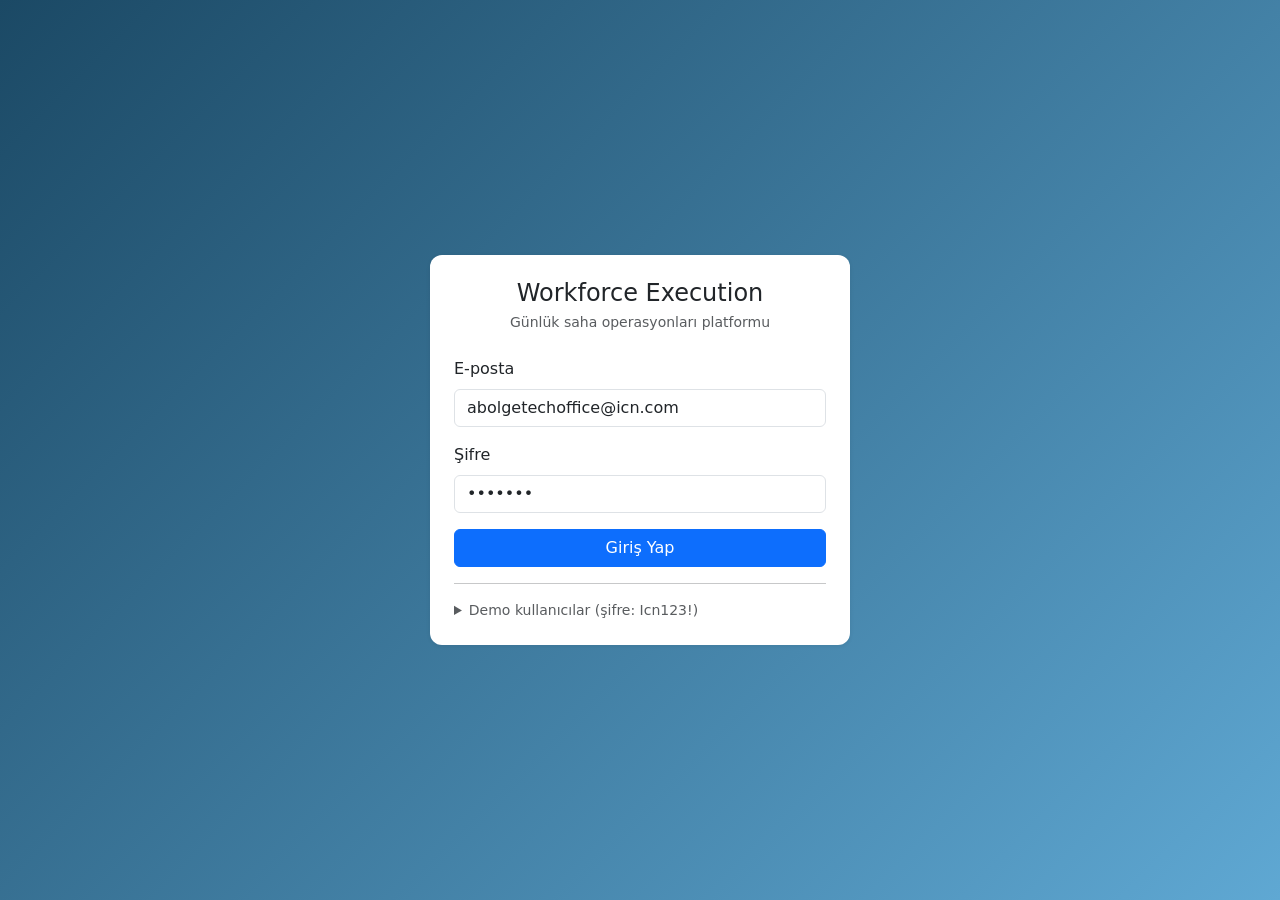
<file: Presentation/WorkforceExecution.WebApi/wwwroot/index.html>
<!DOCTYPE html>
<html lang="tr">
<head>
  <meta charset="UTF-8">
  <meta name="viewport" content="width=device-width, initial-scale=1">
  <title>Workforce Execution | Giriş</title>
  <link href="https://cdn.jsdelivr.net/npm/bootstrap@5.3.3/dist/css/bootstrap.min.css" rel="stylesheet">
  <link href="css/site.css" rel="stylesheet">
</head>
<body>
  <div class="login-bg">
    <div class="card p-4" style="width: 420px;">
      <h4 class="text-center mb-1">Workforce Execution</h4>
      <p class="text-center text-muted small mb-4">Günlük saha operasyonları platformu</p>
      <div id="error" class="alert alert-danger d-none"></div>
      <form id="loginForm">
        <div class="mb-3">
          <label class="form-label">E-posta</label>
          <input type="email" id="email" class="form-control" required value="abolgetechoffice@icn.com">
        </div>
        <div class="mb-3">
          <label class="form-label">Şifre</label>
          <input type="password" id="password" class="form-control" required value="Icn123!">
        </div>
        <button class="btn btn-primary w-100" type="submit">Giriş Yap</button>
      </form>
      <hr>
      <details class="small text-muted">
        <summary>Demo kullanıcılar (şifre: Icn123!)</summary>
        <ul class="mt-2 mb-0">
          <li>Teknik Ofis: abolgetechoffice@icn.com / bbolgetechoffice@icn.com</li>
          <li>Head of Master: 30aaa-hom@icn.com … 30fff-hom@icn.com, 99uuu-hom@icn.com</li>
          <li>Site Chief: abolge_sc@icn.com / bbolge_sc@icn.com</li>
          <li>PM: pm@icn.com</li>
        </ul>
      </details>
    </div>
  </div>
  <script>
    document.getElementById('loginForm').addEventListener('submit', async (e) => {
      e.preventDefault();
      const res = await fetch('/api/auth/login', {
        method: 'POST',
        headers: { 'Content-Type': 'application/json' },
        body: JSON.stringify({
          email: document.getElementById('email').value,
          password: document.getElementById('password').value
        })
      });
      const body = await res.json();
      if (!res.ok || !body.isSuccess) {
        const el = document.getElementById('error');
        el.textContent = body.error || 'Giriş başarısız.';
        el.classList.remove('d-none');
        return;
      }
      localStorage.setItem('wx_token', body.data.token);
      localStorage.setItem('wx_user', JSON.stringify(body.data));
      const role = body.data.role;
      location.href = role === 'TechOffice' ? 'plan.html'
                    : role === 'HeadOfMaster' ? 'tasks.html'
                    : 'approvals.html';
    });
  </script>
</body>
</html>
</file>
<file: Presentation/WorkforceExecution.WebApi/wwwroot/css/site.css>
:root {
  --wx-primary: #1b4965;
  --wx-accent: #5fa8d3;
  --wx-bg: #f4f7fa;
}
body { background: var(--wx-bg); min-height: 100vh; }
.navbar-wx { background: var(--wx-primary); }
.navbar-wx .nav-link, .navbar-wx .navbar-brand { color: #fff; }
.navbar-wx .nav-link.active { color: #fff; font-weight: 600; border-bottom: 2px solid var(--wx-accent); }
.navbar-wx .nav-link:hover { color: #cae9ff; }
.card { border: none; box-shadow: 0 1px 4px rgba(0,0,0,.08); border-radius: .75rem; }
.kpi-card h3 { font-size: 1.9rem; font-weight: 700; margin-bottom: 0; color: var(--wx-primary); }
.kpi-card small { color: #6c757d; text-transform: uppercase; letter-spacing: .5px; font-size: .7rem; }
.login-bg {
  min-height: 100vh; display: flex; align-items: center; justify-content: center;
  background: linear-gradient(135deg, var(--wx-primary), var(--wx-accent));
}
.table thead th { background: #eef4f8; font-size: .8rem; text-transform: uppercase; letter-spacing: .3px; }
.table td { vertical-align: middle; font-size: .9rem; }
.badge-status { font-size: .72rem; }
.toast-container { z-index: 2000; }
</file>
